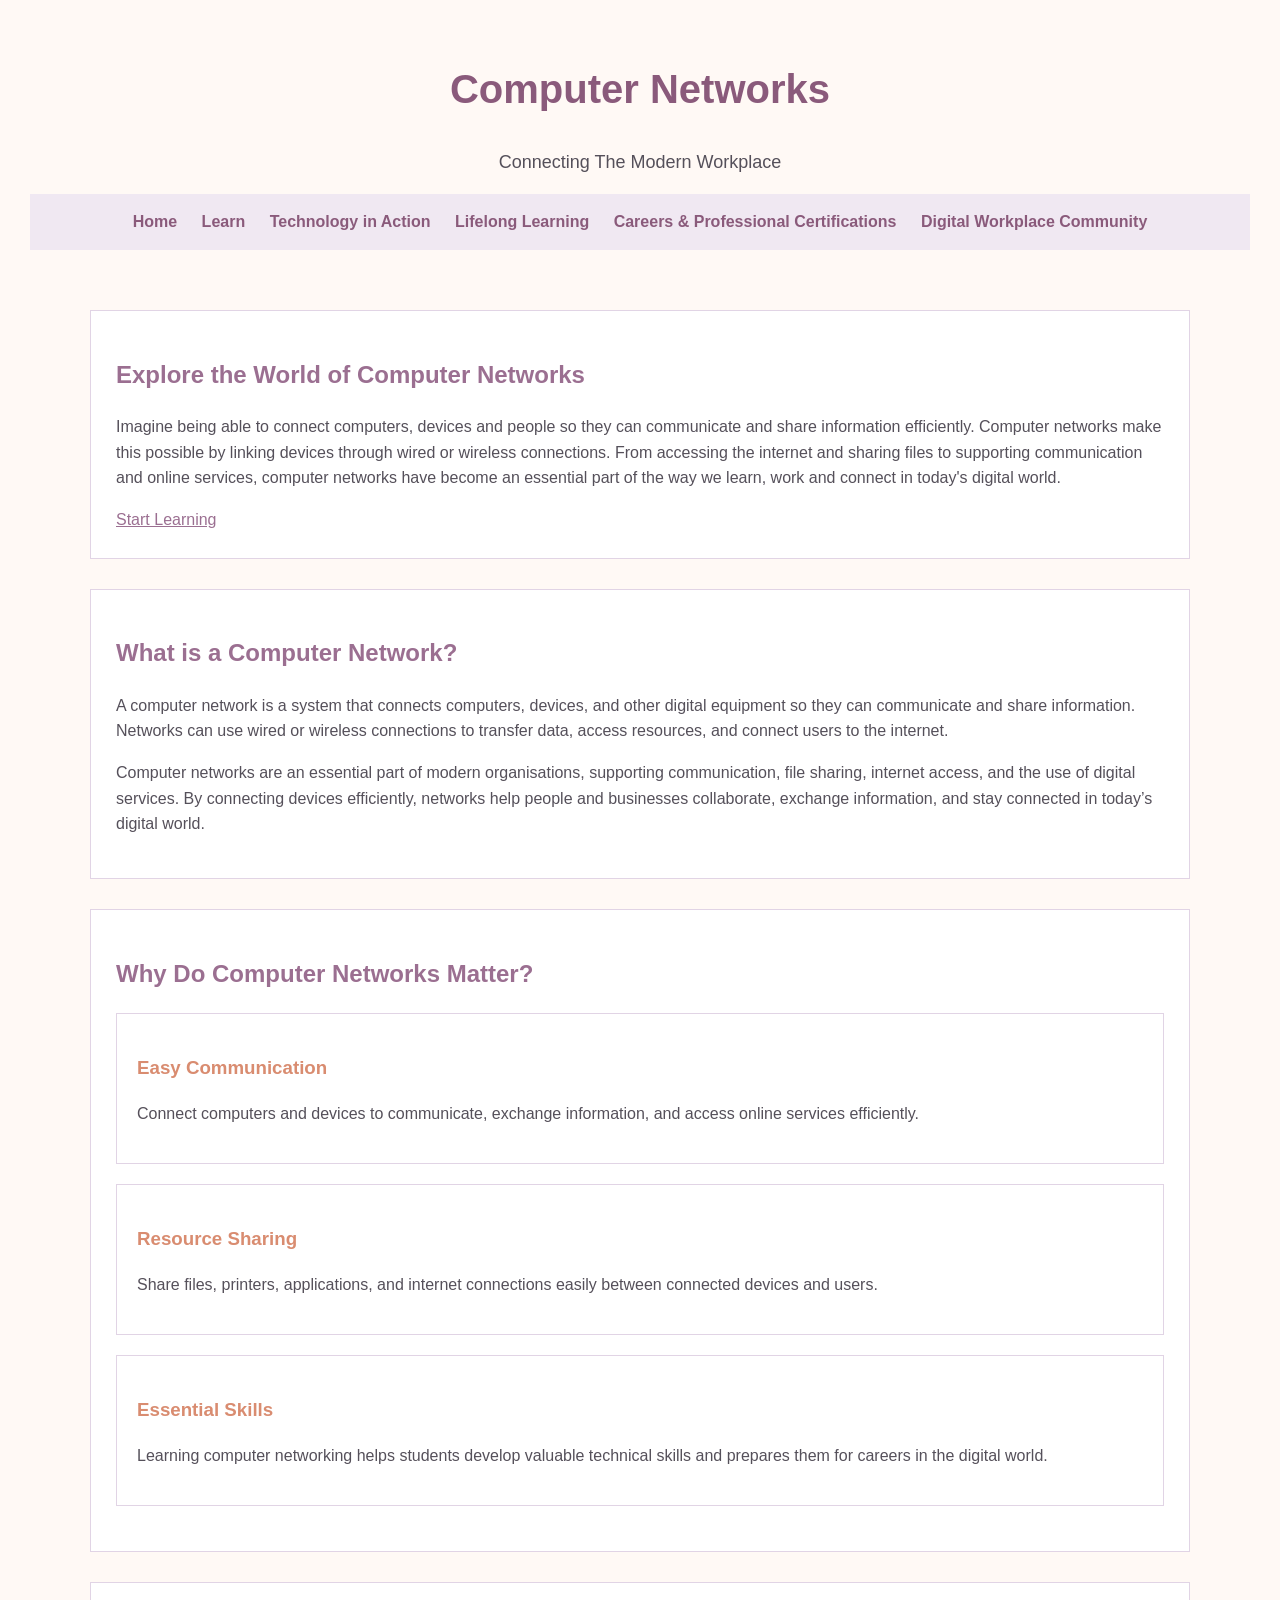
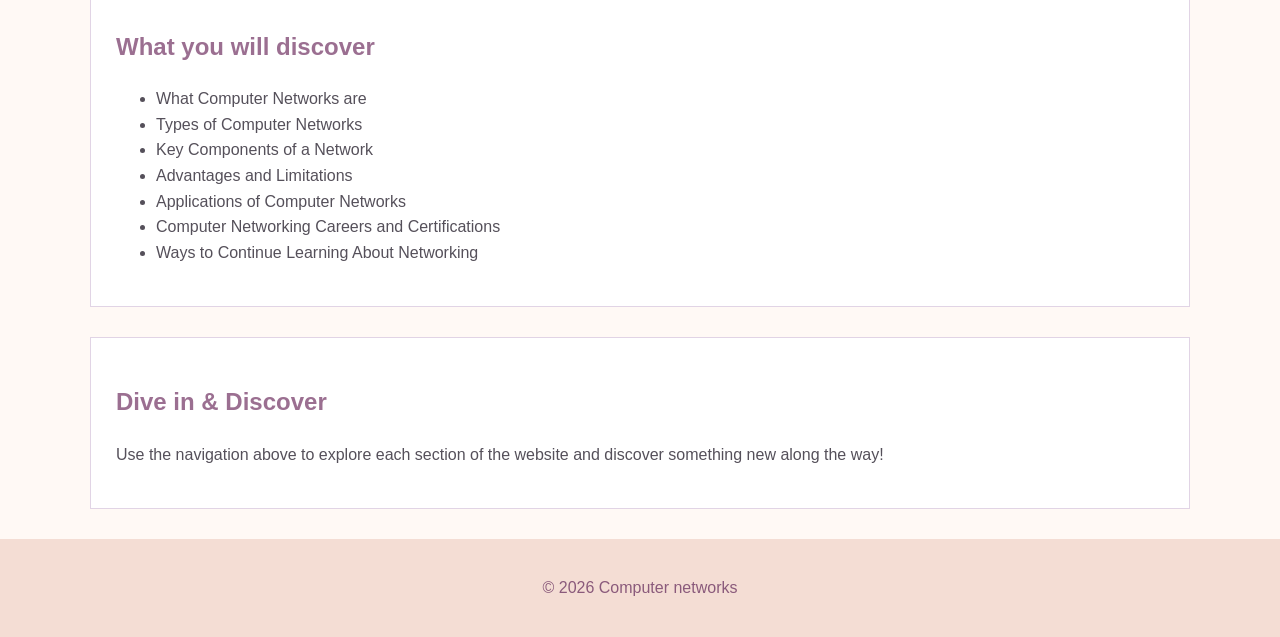
<file: index.html>
<!DOCTYPE html>
<html lang="en">

<head>
    <meta name="viewport" content="width=device-width, initial-scale=1.0">

    <link rel="stylesheet" href="style.css">
</head>

<body>

    <!-- Main Title -->
    <header>
        <h1>Computer Networks</h1>
        <p>Connecting The Modern Workplace</p>


        <!-- Navigation links-->
         <nav>
            <a href="index.html">Home</a>
            <a href="learn.html">Learn</a>
            <a href="action.html">Technology in Action</a>
            <a href="learning.html">Lifelong Learning</a>
            <a href="careers.html">Careers & Professional Certifications</a>
            <a href="community.html">Digital Workplace Community</a>
        </nav>
    </header>

<main>

    <section>
        <h2>Explore the World of Computer Networks</h2>

        <p>
            Imagine being able to connect computers, devices and people so they can
            communicate and share information efficiently. Computer networks make this
            possible by linking devices through wired or wireless connections. From
            accessing the internet and sharing files to supporting communication and
            online services, computer networks have become an essential part of the way
            we learn, work and connect in today's digital world.
        </p>

        <a href="learn.html">Start Learning</a>
    </section>

    <section>
        <h2>What is a Computer Network?</h2>
        <p>
            A computer network is a system that connects computers, devices, and other
            digital equipment so they can communicate and share information. Networks
            can use wired or wireless connections to transfer data, access resources,
            and connect users to the internet.
        </p>
        <p>
           Computer networks are an essential part of modern organisations, supporting
           communication, file sharing, internet access, and the use of digital services.
           By connecting devices efficiently, networks help people and businesses
           collaborate, exchange information, and stay connected in today’s digital world.
        </p>
    </section>

    <section>
        <h2>Why Do Computer Networks Matter?</h2>
        <article>
            <h3>Easy Communication</h3>
            <p>
                Connect computers and devices to communicate, exchange information,
                and access online services efficiently.
            </p>
        </article>

        <article>
            <h3>Resource Sharing</h3>
            <p>
                 Share files, printers, applications, and internet connections easily
                 between connected devices and users.
            </p>
        </article>

        <article>
            <h3>Essential Skills</h3>
             <p>
                 Learning computer networking helps students develop valuable technical
                 skills and prepares them for careers in the digital world.
             </p>
        </article>
    </section>

    <section>
        <h2>What you will discover</h2>
        
        <ul>
            <li>What Computer Networks are</li>
            <li>Types of Computer Networks</li>
            <li>Key Components of a Network</li>
            <li>Advantages and Limitations</li>
            <li>Applications of Computer Networks</li>
            <li>Computer Networking Careers and Certifications</li>
            <li>Ways to Continue Learning About Networking</li>
        </ul>
    </section>

    <section>
        <h2>Dive in & Discover</h2>

        <P>
            Use the navigation above to explore each section of the website and discover
            something new along the way!
        </P>
    </section>

</main>

<footer>
    <p>&copy; 2026 Computer networks</p>
</footer>

</body>
</html>
</file>
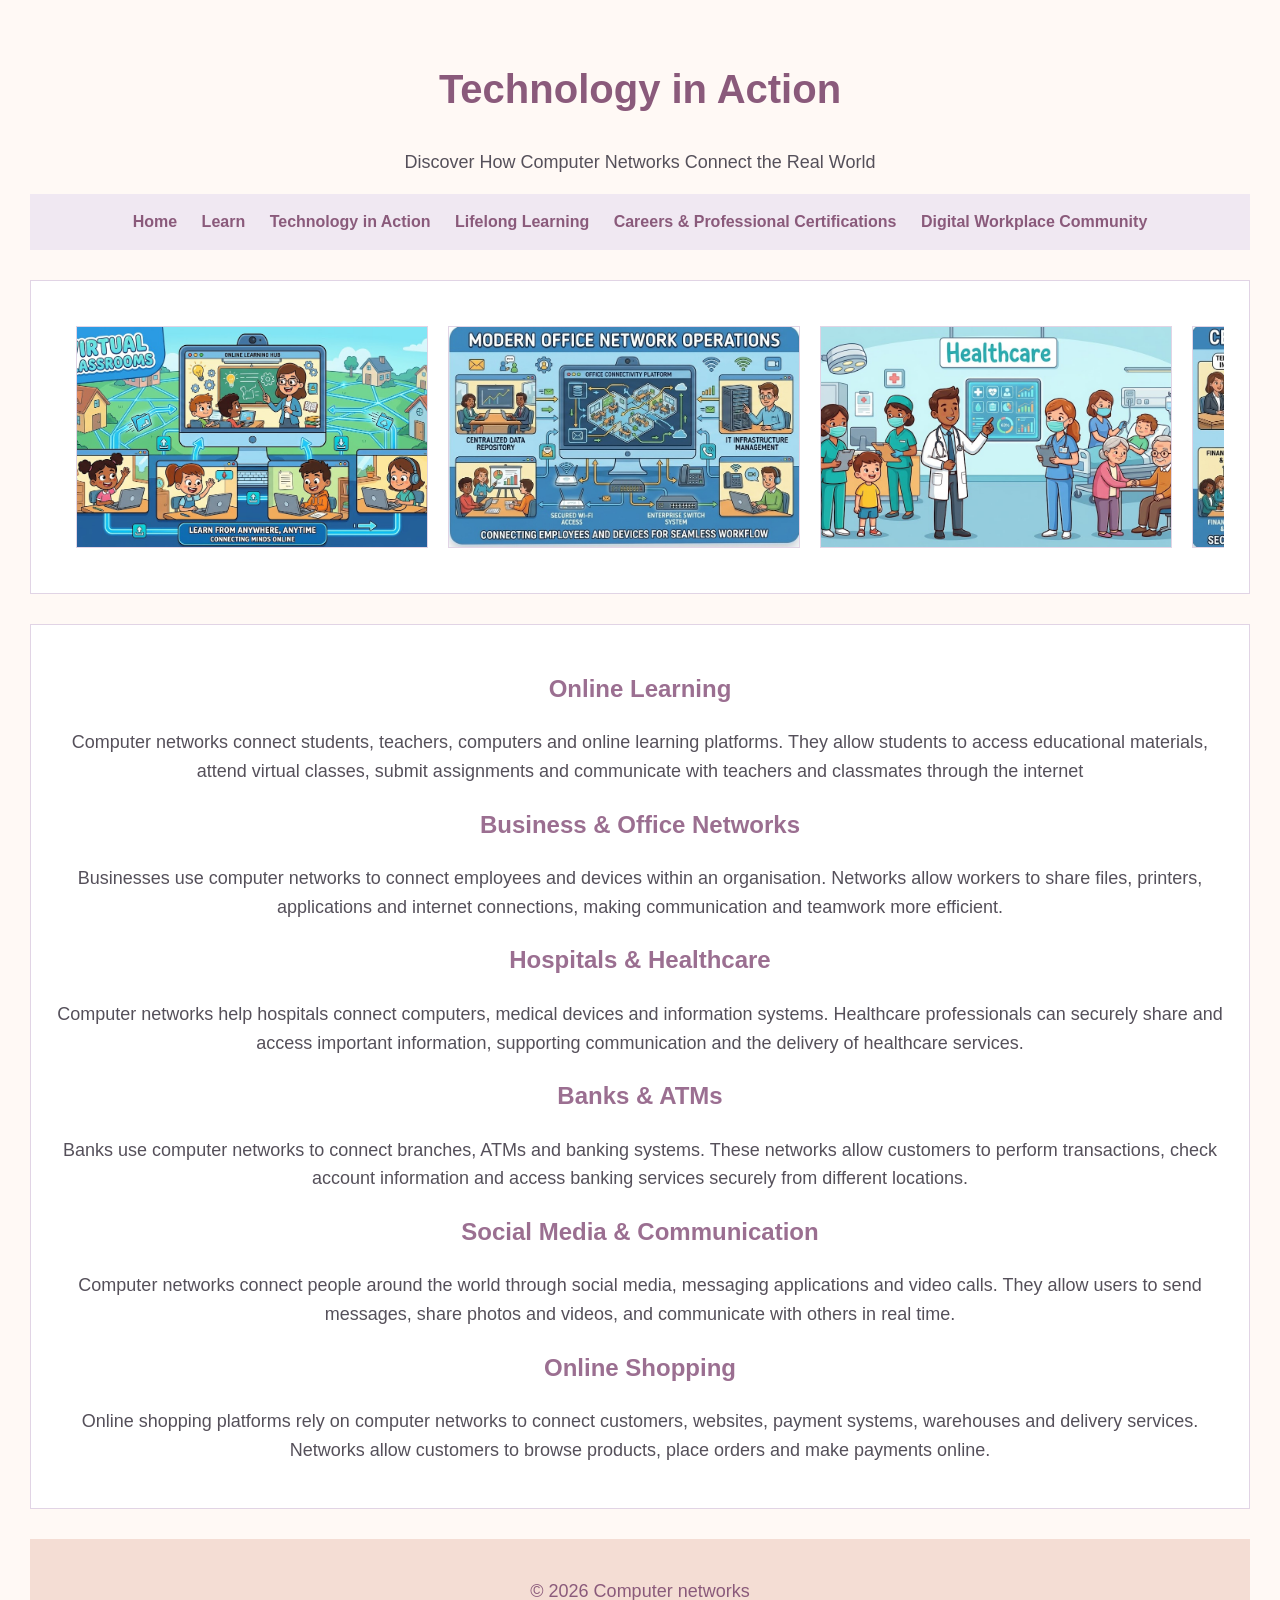
<file: action.html>
<!DOCTYPE html>
<html lang="en">

<head>
   <meta charset="UTF-8">
    <meta name="viewport" content="width=device-width, initial-scale=1.0">

    <link rel="stylesheet" href="style.css">
</head>

 <body>

    <!-- Header -->
    <header>
    <h1>Technology in Action</h1>
    <p>Discover How Computer Networks Connect the Real World</p>


 <!-- Navigation links-->
         <nav>
            <a href="index.html">Home</a>
            <a href="learn.html">Learn</a>
            <a href="action.html">Technology in Action</a>
            <a href="learning.html">Lifelong Learning</a>
            <a href="careers.html">Careers & Professional Certifications</a>
            <a href="community.html">Digital Workplace Community</a>
        </nav>

<section>
<div class="cloud-slider">

    <div class="slide-card">
        <img src="online-learning.jpg"
             alt="Online learning">
    </div>

    <div class="slide-card">
        <img src="business.jpg"
             alt="Business collaboration">
    </div>

     <div class="slide-card">
        <img src="healthcare.jpg"
             alt="Cloud computing in healthcare">
    </div>

    <div class="slide-card">
        <img src="bank.jpg"
             alt="bank and atm">
    </div>

    <div class="slide-card">
        <img src="social media.jpg"
             alt="Social Media & Communication">
    </div>

    <div class="slide-card">
        <img src="online-shopping.jpg"
             alt="online shopping">
    </div>
</div>
</section>

<section class="application-section">

<h2>Online Learning</h2>

<p>
    Computer networks connect students, teachers, computers and online learning 
    platforms. They allow students to access educational materials, attend virtual
    classes, submit assignments and communicate with teachers and classmates through
    the internet
</p>

<h2>Business & Office Networks</h2>

<p> 
    Businesses use computer networks to connect employees and devices within an organisation. 
    Networks allow workers to share files, printers, applications and internet connections, making 
    communication and teamwork more efficient. 
</p>

<h2>Hospitals & Healthcare</h2>

<p> 
    Computer networks help hospitals connect computers, medical devices and information systems.
    Healthcare professionals can securely share and access important information, supporting 
    communication and the delivery of healthcare services. 
</p>

<h2>Banks & ATMs</h2>

<p> 
    Banks use computer networks to connect branches, ATMs and banking systems. These networks
    allow customers to perform transactions, check account information and access banking services
    securely from different locations.
</p>

<h2>Social Media & Communication</h2>

<p>
    Computer networks connect people around the world through social media, messaging applications 
    and video calls. They allow users to send messages, share photos and videos, and communicate with 
    others in real time. 
</p>

<h2>Online Shopping</h2>

<p> 
    Online shopping platforms rely on computer networks to connect customers, websites, payment systems,
     warehouses and delivery services. Networks allow customers to browse products, place orders and make payments online. 
</p>
</section>

<footer>
    <p>&copy; 2026 Computer networks</p>
</footer>
</file>
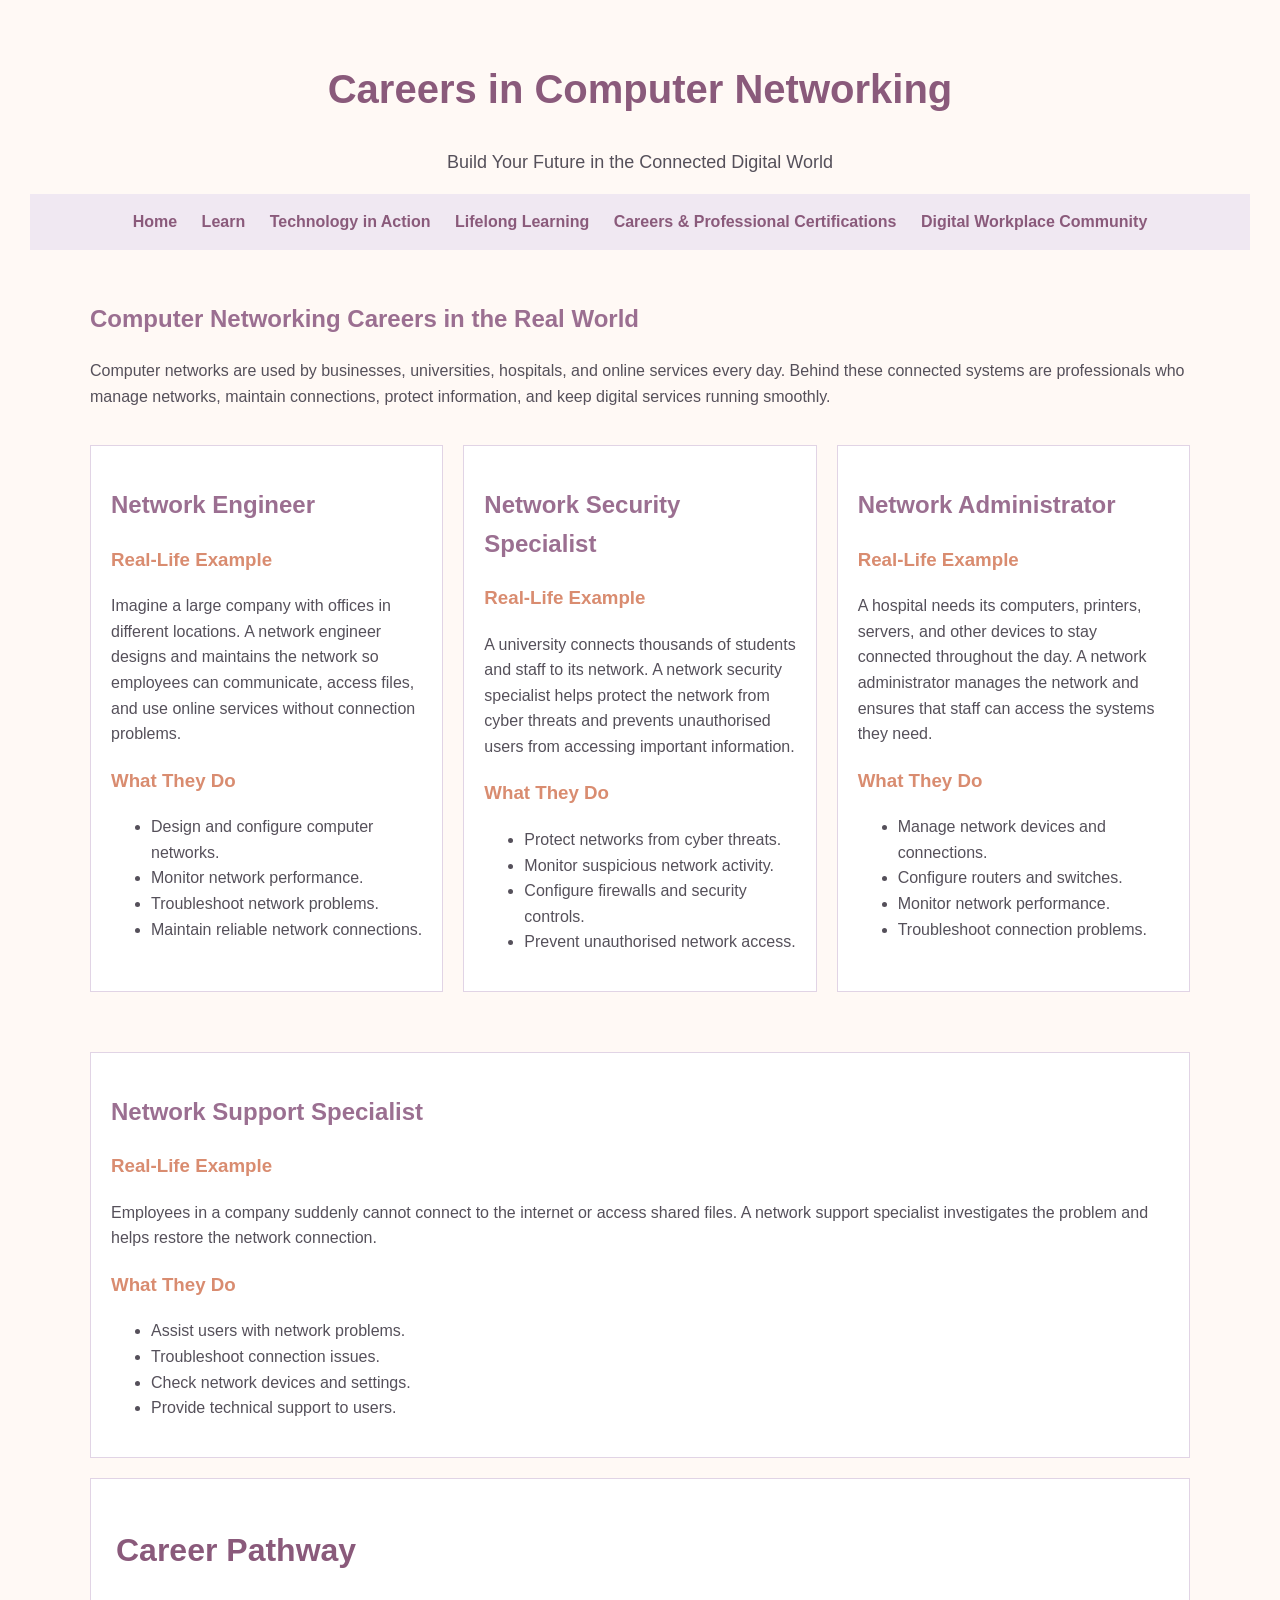
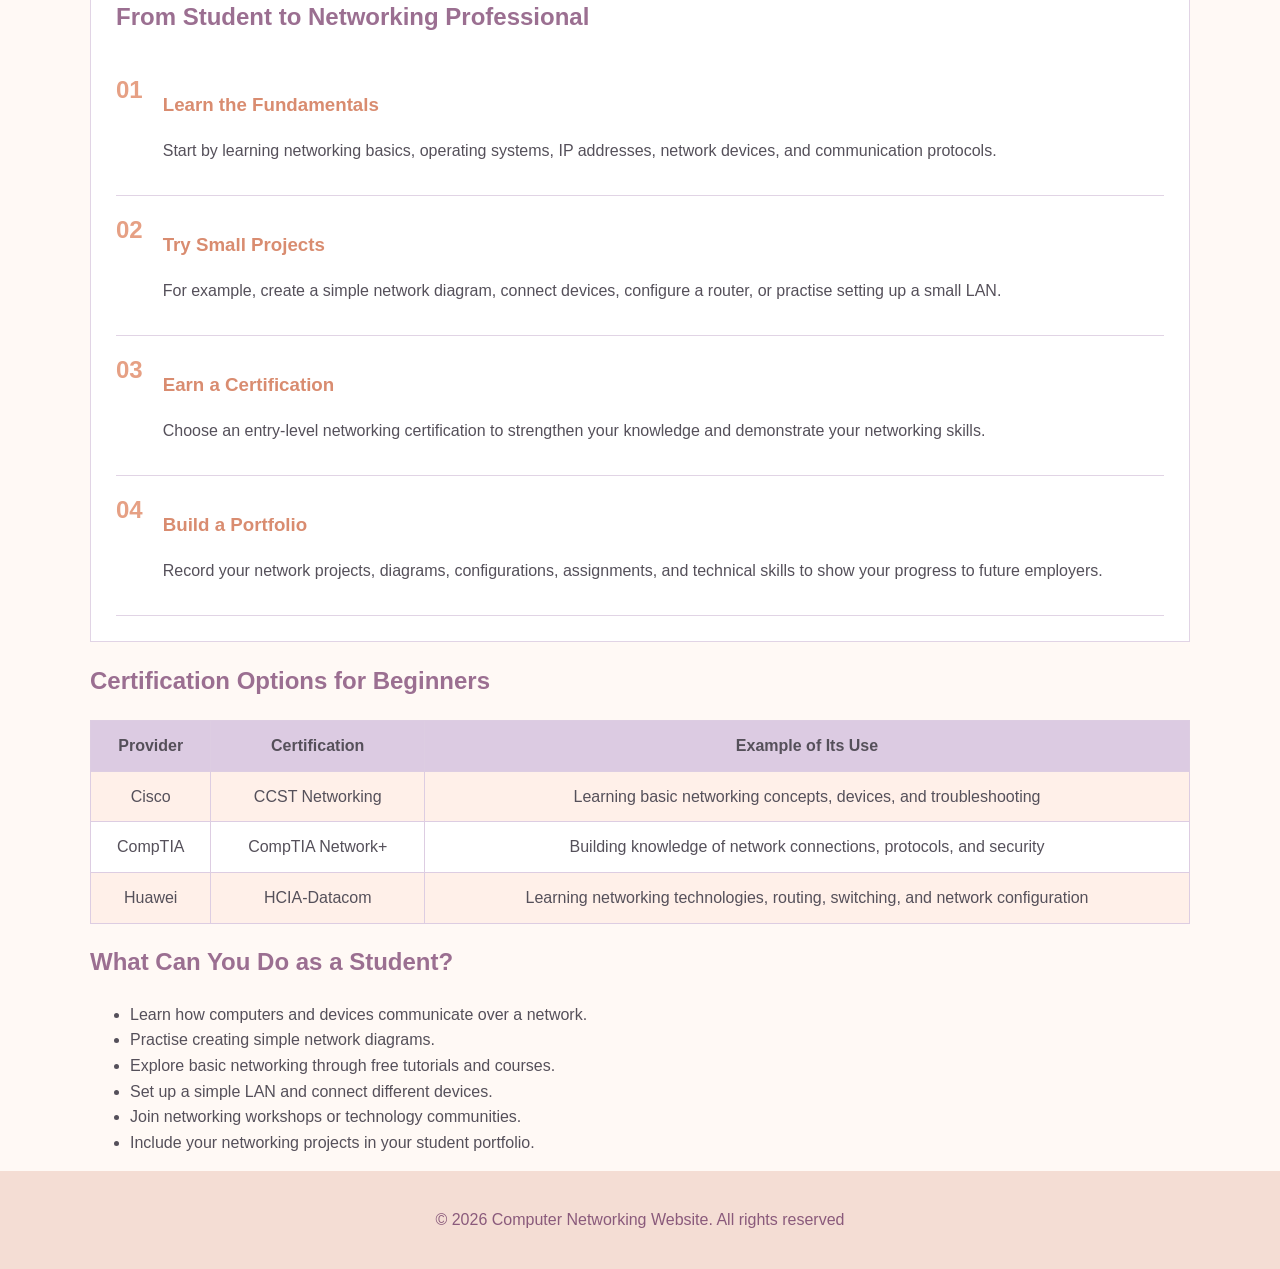
<file: careers.html>
<!DOCTYPE html>
<html lang="en">

<head>
    <meta name="viewport" content="width=device-width, initial-scale=1.0">

    <link rel="stylesheet" href="style.css">
</head>

<body>
<header>
    <h1>Careers in Computer Networking</h1>
    <p>Build Your Future in the Connected Digital World</p>

    <nav>
        <a href="index.html">Home</a>
        <a href="learn.html">Learn</a>
        <a href="action.html">Technology in Action</a>
        <a href="learning.html">Lifelong Learning</a>
        <a href="careers.html">Careers & Professional Certifications</a>
        <a href="community.html">Digital Workplace Community</a>
    </nav>
</header>

<main>

    <div class="career-intro">
        <h2>Computer Networking Careers in the Real World</h2>

<p>
    Computer networks are used by businesses, universities, hospitals, and online
    services every day. Behind these connected systems are professionals who manage
    networks, maintain connections, protect information, and keep digital services
    running smoothly.
</p>
    </div>

    <div class="career-cards">

        <article class="career-card">
    <h2>Network Engineer</h2>

    <h3>Real-Life Example</h3>

    <p>
        Imagine a large company with offices in different locations. A network
        engineer designs and maintains the network so employees can communicate,
        access files, and use online services without connection problems.
    </p>

    <h3>What They Do</h3>

    <ul>
        <li>Design and configure computer networks.</li>
        <li>Monitor network performance.</li>
        <li>Troubleshoot network problems.</li>
        <li>Maintain reliable network connections.</li>
    </ul>
        </article>

        <article class="career-card">
    <h2>Network Security Specialist</h2>

    <h3>Real-Life Example</h3>

    <p>
        A university connects thousands of students and staff to its network.
        A network security specialist helps protect the network from cyber threats
        and prevents unauthorised users from accessing important information.
    </p>

    <h3>What They Do</h3>

    <ul>
        <li>Protect networks from cyber threats.</li>
        <li>Monitor suspicious network activity.</li>
        <li>Configure firewalls and security controls.</li>
        <li>Prevent unauthorised network access.</li>
    </ul>
        </article>

        <article class="career-card">
    <h2>Network Administrator</h2>
    <h3>Real-Life Example</h3>

    <p>
        A hospital needs its computers, printers, servers, and other devices to
        stay connected throughout the day. A network administrator manages the
        network and ensures that staff can access the systems they need.
    </p>

    <h3>What They Do</h3>

    <ul>
        <li>Manage network devices and connections.</li>
        <li>Configure routers and switches.</li>
        <li>Monitor network performance.</li>
        <li>Troubleshoot connection problems.</li>
    </ul>
        </article>

        <article class="career-card">
    <h2>Network Support Specialist</h2>
    <h3>Real-Life Example</h3>

    <p>
        Employees in a company suddenly cannot connect to the internet or access
        shared files. A network support specialist investigates the problem and
        helps restore the network connection.
    </p>

    <h3>What They Do</h3>

    <ul>
        <li>Assist users with network problems.</li>
        <li>Troubleshoot connection issues.</li>
        <li>Check network devices and settings.</li>
        <li>Provide technical support to users.</li>
    </ul>
        </article>

    </div>

    <div class="career-pathway">
        <h1>Career Pathway</h1>

        <h2>From Student to Networking Professional</h2>

        <div class="pathway-step">
            <span>01</span>

            <div>
                <h3>Learn the Fundamentals</h3>
            <p>
                Start by learning networking basics, operating systems, IP
                addresses, network devices, and communication protocols.
            </p>
            </div>
        </div>

        <div class="pathway-step">
            <span>02</span>

            <div>
                <h3>Try Small Projects</h3>
            <p>
                For example, create a simple network diagram, connect devices,
                configure a router, or practise setting up a small LAN.
            </p>
            </div>
        </div>

        <div class="pathway-step">
            <span>03</span>

            <div>
                <h3>Earn a Certification</h3>
            <p>
                Choose an entry-level networking certification to strengthen
                your knowledge and demonstrate your networking skills.
            </p>
            </div>
        </div>

        <div class="pathway-step">
            <span>04</span>

            <div>
                <h3>Build a Portfolio</h3>
            <p>
                Record your network projects, diagrams, configurations,
                assignments, and technical skills to show your progress
                to future employers.
            </p>
            </div>
        </div>

    </div>

    <div class="certification-area">

        <h2>Certification Options for Beginners</h2>

        <table>
            <tr>
                <th>Provider</th>
                <th>Certification</th>
                <th>Example of Its Use</th>
            </tr>

            <tr>
                <td>Cisco</td>
                <td>CCST Networking</td>
                <td>Learning basic networking concepts, devices, and troubleshooting</td>
            </tr>

            <tr>
                <td>CompTIA</td>
                <td>CompTIA Network+</td>
                <td>Building knowledge of network connections, protocols, and security</td>
            </tr>

            <tr>
                <td>Huawei</td>
                <td>HCIA-Datacom</td>
                <td>Learning networking technologies, routing, switching, and network configuration</td>
            </tr>
        </table>

    </div>

    <div class="career-checklist">

        <h2>What Can You Do as a Student?</h2>

        <ul>
            <li>Learn how computers and devices communicate over a network.</li>
            <li>Practise creating simple network diagrams.</li>
            <li>Explore basic networking through free tutorials and courses.</li>
            <li>Set up a simple LAN and connect different devices.</li>
            <li>Join networking workshops or technology communities.</li>
            <li>Include your networking projects in your student portfolio.</li>
        </ul>

    </div>

</main>

<footer>
    <p>&copy; 2026 Computer Networking Website. All rights reserved</p>
</footer>
</file>
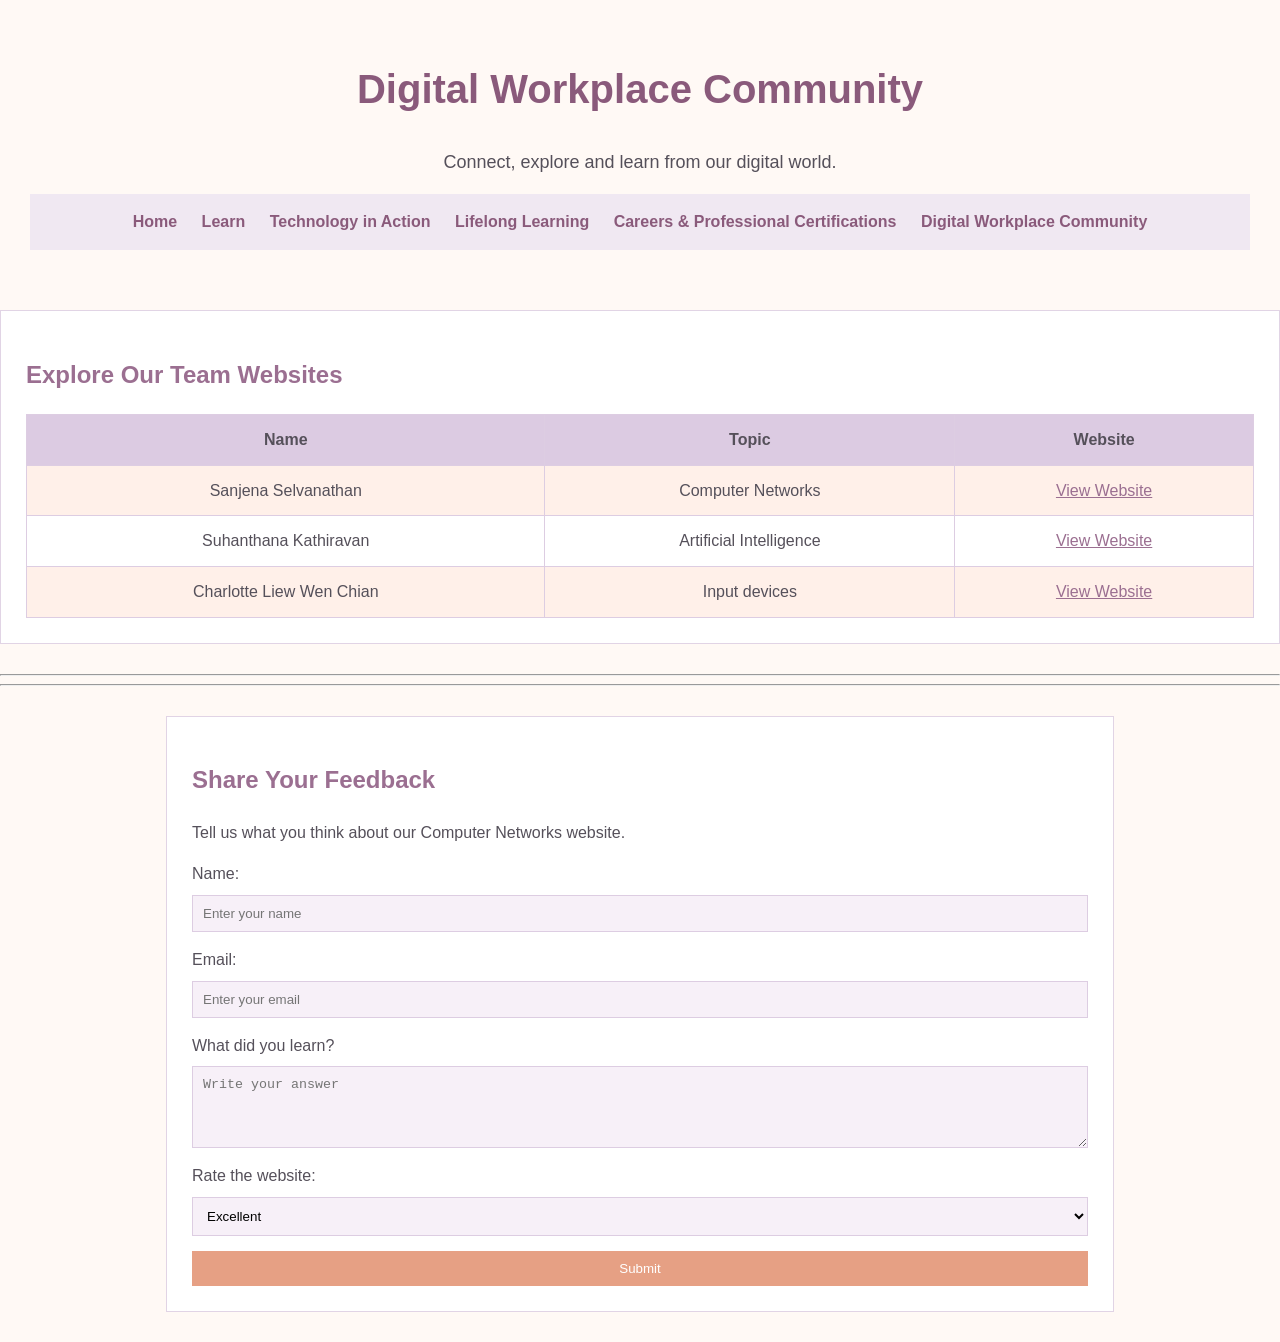
<file: community.html>
<!DOCTYPE html>
<html lang="en">

<head>
    <meta name="viewport" content="width=device-width, initial-scale=1.0">

    <link rel="stylesheet" href="style.css">
</head>

<body>

    <!-- Main Title -->
    <header>
        <h1>Digital Workplace Community</h1>
        <p>Connect, explore and learn from our digital world.</p>


        <!-- Navigation links-->
         <nav>
            <a href="index.html">Home</a>
            <a href="learn.html">Learn</a>
            <a href="action.html">Technology in Action</a>
            <a href="learning.html">Lifelong Learning</a>
            <a href="careers.html">Careers & Professional Certifications</a>
            <a href="community.html">Digital Workplace Community</a>
        </nav>
    </header>

<!-- Team Website Links -->
<section class="team-links">

    <h2>Explore Our Team Websites</h2>

    <table>
        <tr>
            <th>Name</th>
            <th>Topic</th>
            <th>Website</th>
        </tr>

        <tr>
            <td>Sanjena Selvanathan</td>
            <td>Computer Networks</td>
            <td>
                <a href="https://sanjenaselvanathan.github.io/Computer-Networks-Website/" target="_blank">
                    View Website
                </a>
            </td>
        </tr>

        <tr>
            <td>Suhanthana Kathiravan</td>
            <td>Artificial Intelligence</td>
            <td>
                <a href="https://suhanthanavani-bit.github.io/Suhanthana---website/" target="_blank">
                    View Website
                </a>
            </td>
        </tr>

        <tr>
            <td>Charlotte Liew Wen Chian</td>
            <td>Input devices</td>
            <td>
                <a href="https://charlotte262fc262z8.netlify.app/" target="_blank">
                    View Website
                </a>
            </td>
        </tr>

    </table>

</section>

<hr>


<!-- Horizontal Line -->
<hr>


<!-- Feedback Form -->
<section class="feedback-box">

    <h2>Share Your Feedback</h2>

    <p>Tell us what you think about our Computer Networks website.</p>

    <form>

        <label>Name:</label>
        <input type="text" placeholder="Enter your name">

        <label>Email:</label>
        <input type="email" placeholder="Enter your email">

        <label>What did you learn?</label>
        <textarea rows="4" placeholder="Write your answer"></textarea>

        <label>Rate the website:</label>
        <select>
            <option>Excellent</option>
            <option>Good</option>
            <option>Okay</option>
        </select>

        <button type="submit">Submit</button>

    </form>

</section>
</file>
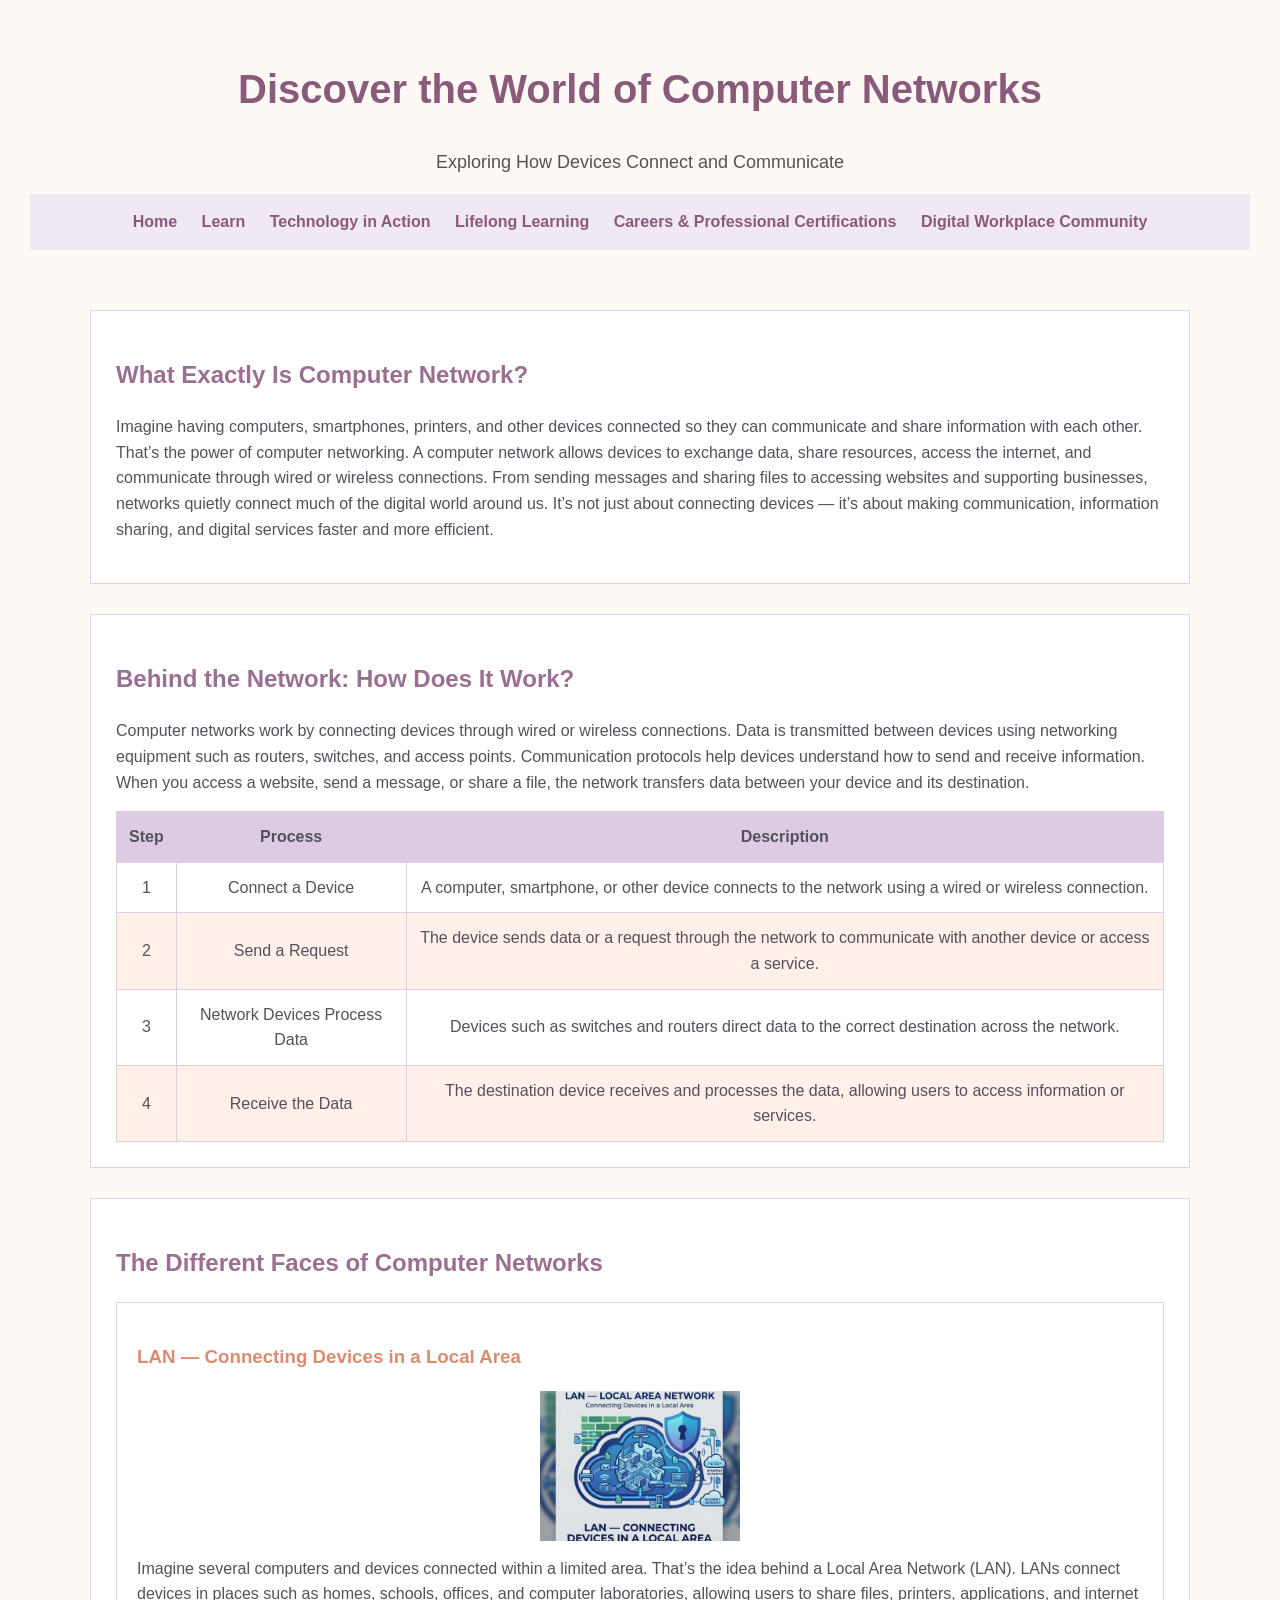
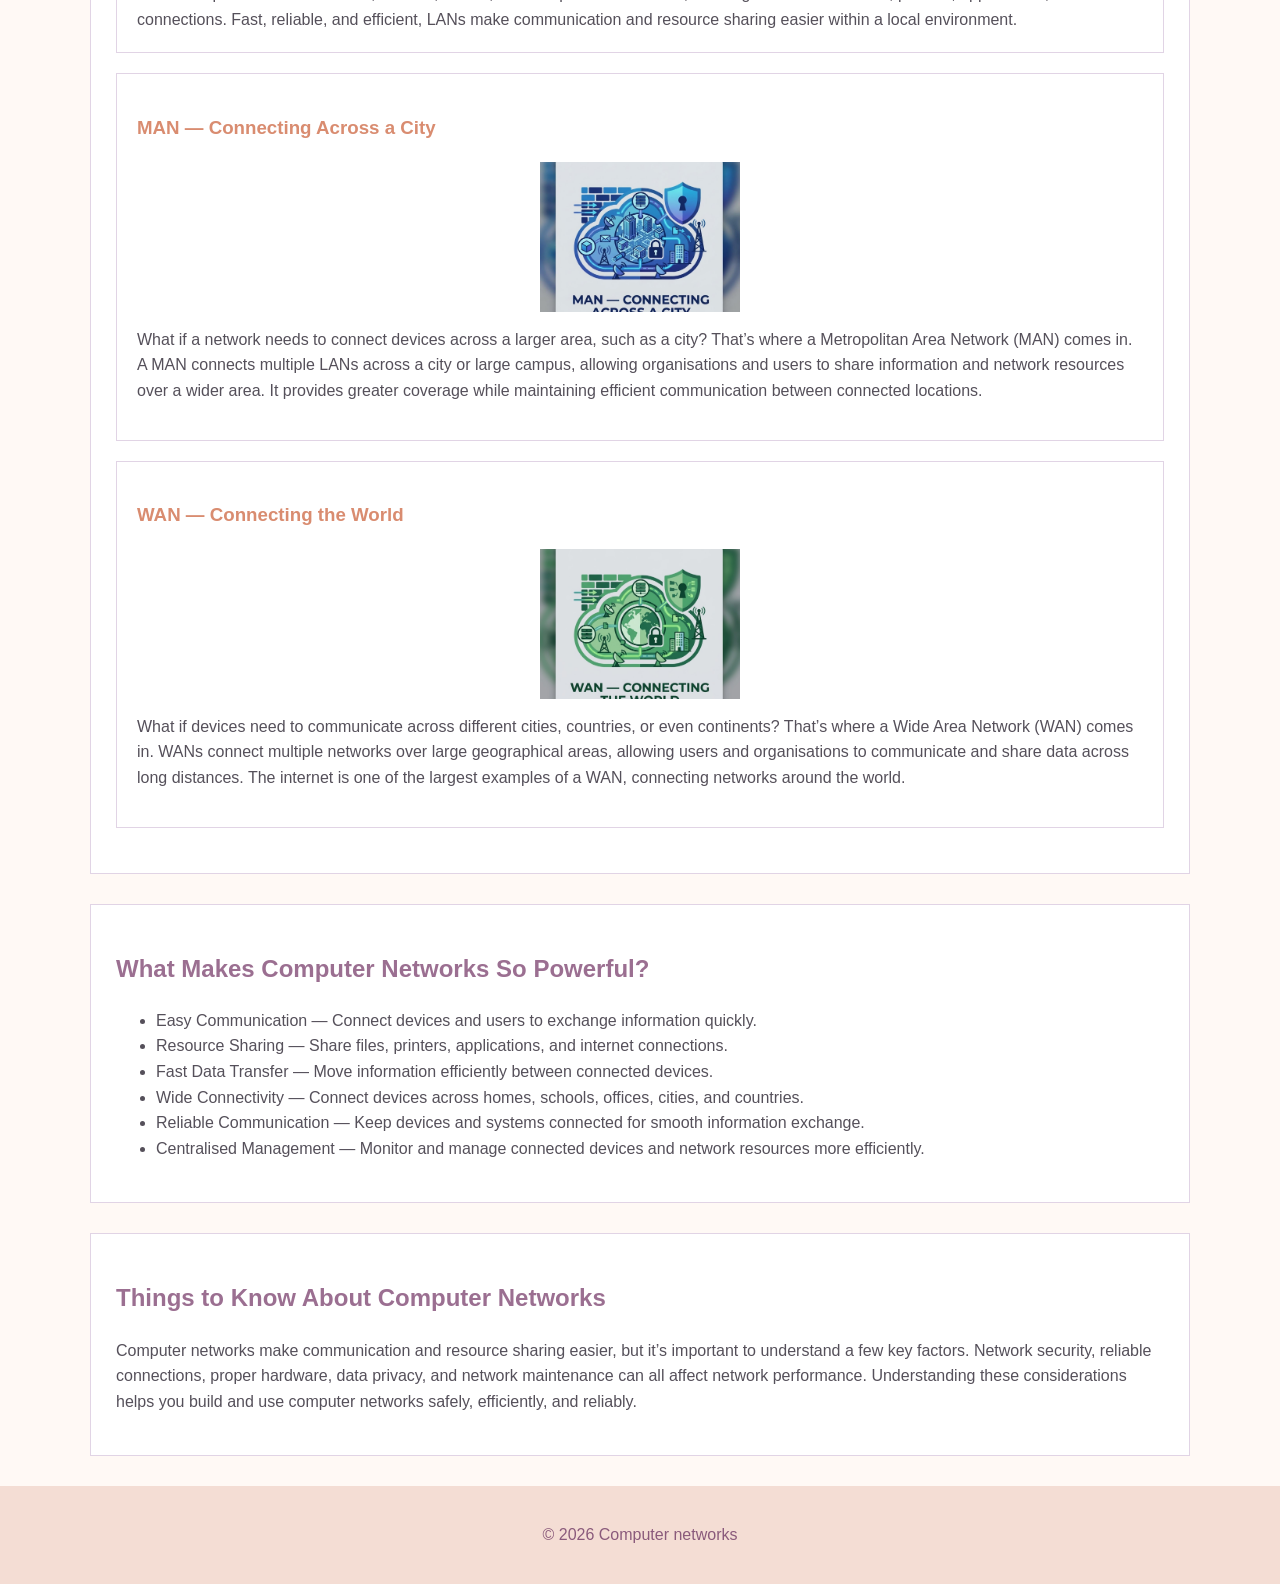
<file: learn.html>
<!DOCTYPE html>
<html lang="en"

<head>
    <meta charset="UTF-8">
    <meta name="viewport" content="width=device-width, initial-scale=1.0">

    <link rel="stylesheet" href="style.css">
</head>

<body>

    <header>
        <h1>Discover the World of Computer Networks</h1>
        <p>Exploring How Devices Connect and Communicate</p>

        <nav>
            <a href="index.html">Home</a>
            <a href="learn.html">Learn</a>
            <a href="action.html">Technology in Action</a>
            <a href="learning.html">Lifelong Learning</a>
            <a href="careers.html">Careers & Professional Certifications</a>
            <a href="community.html">Digital Workplace Community</a>
        </nav>
</header>

<main>

    <section>
        <h2>What Exactly Is Computer Network?</h2>

        <p>
            Imagine having computers, smartphones, printers, and other devices connected
            so they can communicate and share information with each other. That’s the
            power of computer networking. A computer network allows devices to exchange
            data, share resources, access the internet, and communicate through wired or
            wireless connections. From sending messages and sharing files to accessing
            websites and supporting businesses, networks quietly connect much of the
            digital world around us. It’s not just about connecting devices — it’s about
            making communication, information sharing, and digital services faster and
            more efficient.
        </p>
    </section>

    <section>
        <h2>Behind the Network: How Does It Work?</h2>

        <p>
            Computer networks work by connecting devices through wired or wireless
            connections. Data is transmitted between devices using networking equipment
            such as routers, switches, and access points. Communication protocols help
            devices understand how to send and receive information. When you access a
            website, send a message, or share a file, the network transfers data between
            your device and its destination.
        </p>

        <table>
    <thead>
        <tr>
            <th>Step</th>
            <th>Process</th>
            <th>Description</th>
        </tr>
    </thead>

    <tbody>
        <tr>
            <td>1</td>
            <td>Connect a Device</td>
            <td>
                 A computer, smartphone, or other device connects to
                 the network using a wired or wireless connection.
        </td>
        </tr>

        <tr>
            <td>2</td>
            <td>Send a Request</td>
            <td>
                The device sends data or a request through the network
                to communicate with another device or access a service.
            </td>
        </tr>

        <tr>
            <td>3</td>
            <td>Network Devices Process Data</td>
            <td>
                Devices such as switches and routers direct data to
                the correct destination across the network.
            </td>
        </tr>

        <tr>
            <td>4</td>
            <td>Receive the Data</td>
            <td>
                  The destination device receives and processes the data,
                  allowing users to access information or services.
            </td>
        </tr>
    </tbody>
</table>
</section>



    <section>
        <h2>The Different Faces of Computer Networks</h2>

        <article>
            <h3>LAN — Connecting Devices in a Local Area</h3>
            <img src="LAN.jpg"
        
            <p>
                Imagine several computers and devices connected within a limited area.
                That’s the idea behind a Local Area Network (LAN). LANs connect devices
                in places such as homes, schools, offices, and computer laboratories,
                allowing users to share files, printers, applications, and internet
                connections. Fast, reliable, and efficient, LANs make communication
                and resource sharing easier within a local environment.
        </article>

        <article>
            <h3>MAN — Connecting Across a City</h3>
            <img src="MAN.jpg"

            <p>
                 What if a network needs to connect devices across a larger area, such as
                 a city? That’s where a Metropolitan Area Network (MAN) comes in. A MAN
                 connects multiple LANs across a city or large campus, allowing
                 organisations and users to share information and network resources over
                 a wider area. It provides greater coverage while maintaining efficient
                 communication between connected locations.
            </p>
        </article>

        <article>
            <h3>WAN — Connecting the World</h3>
            <img src="WAN.jpg"
            <p>
                 What if devices need to communicate across different cities, countries,
                 or even continents? That’s where a Wide Area Network (WAN) comes in.
                 WANs connect multiple networks over large geographical areas, allowing
                 users and organisations to communicate and share data across long
                 distances. The internet is one of the largest examples of a WAN,
                 connecting networks around the world.
            </p>
        </article>
    </section>

    <section>
        <h2>What Makes Computer Networks So Powerful?</h2>

        <ul>
            <li>Easy Communication — Connect devices and users to exchange information quickly.</li>
            <li>Resource Sharing — Share files, printers, applications, and internet connections.</li>
            <li>Fast Data Transfer — Move information efficiently between connected devices.</li>
            <li>Wide Connectivity — Connect devices across homes, schools, offices, cities, and countries.</li>
            <li>Reliable Communication — Keep devices and systems connected for smooth information exchange.</li>
            <li>Centralised Management — Monitor and manage connected devices and network resources more efficiently.</li>
        </ul>
    </section>

    <section>
        <h2>Things to Know About Computer Networks</h2>

        <p>
           Computer networks make communication and resource sharing easier, but it’s
           important to understand a few key factors. Network security, reliable
           connections, proper hardware, data privacy, and network maintenance can all
           affect network performance. Understanding these considerations helps you
           build and use computer networks safely, efficiently, and reliably.
        </p>
    </section>

</main>

<footer>
    <p>&copy; 2026 Computer networks</p>
</footer>
</file>
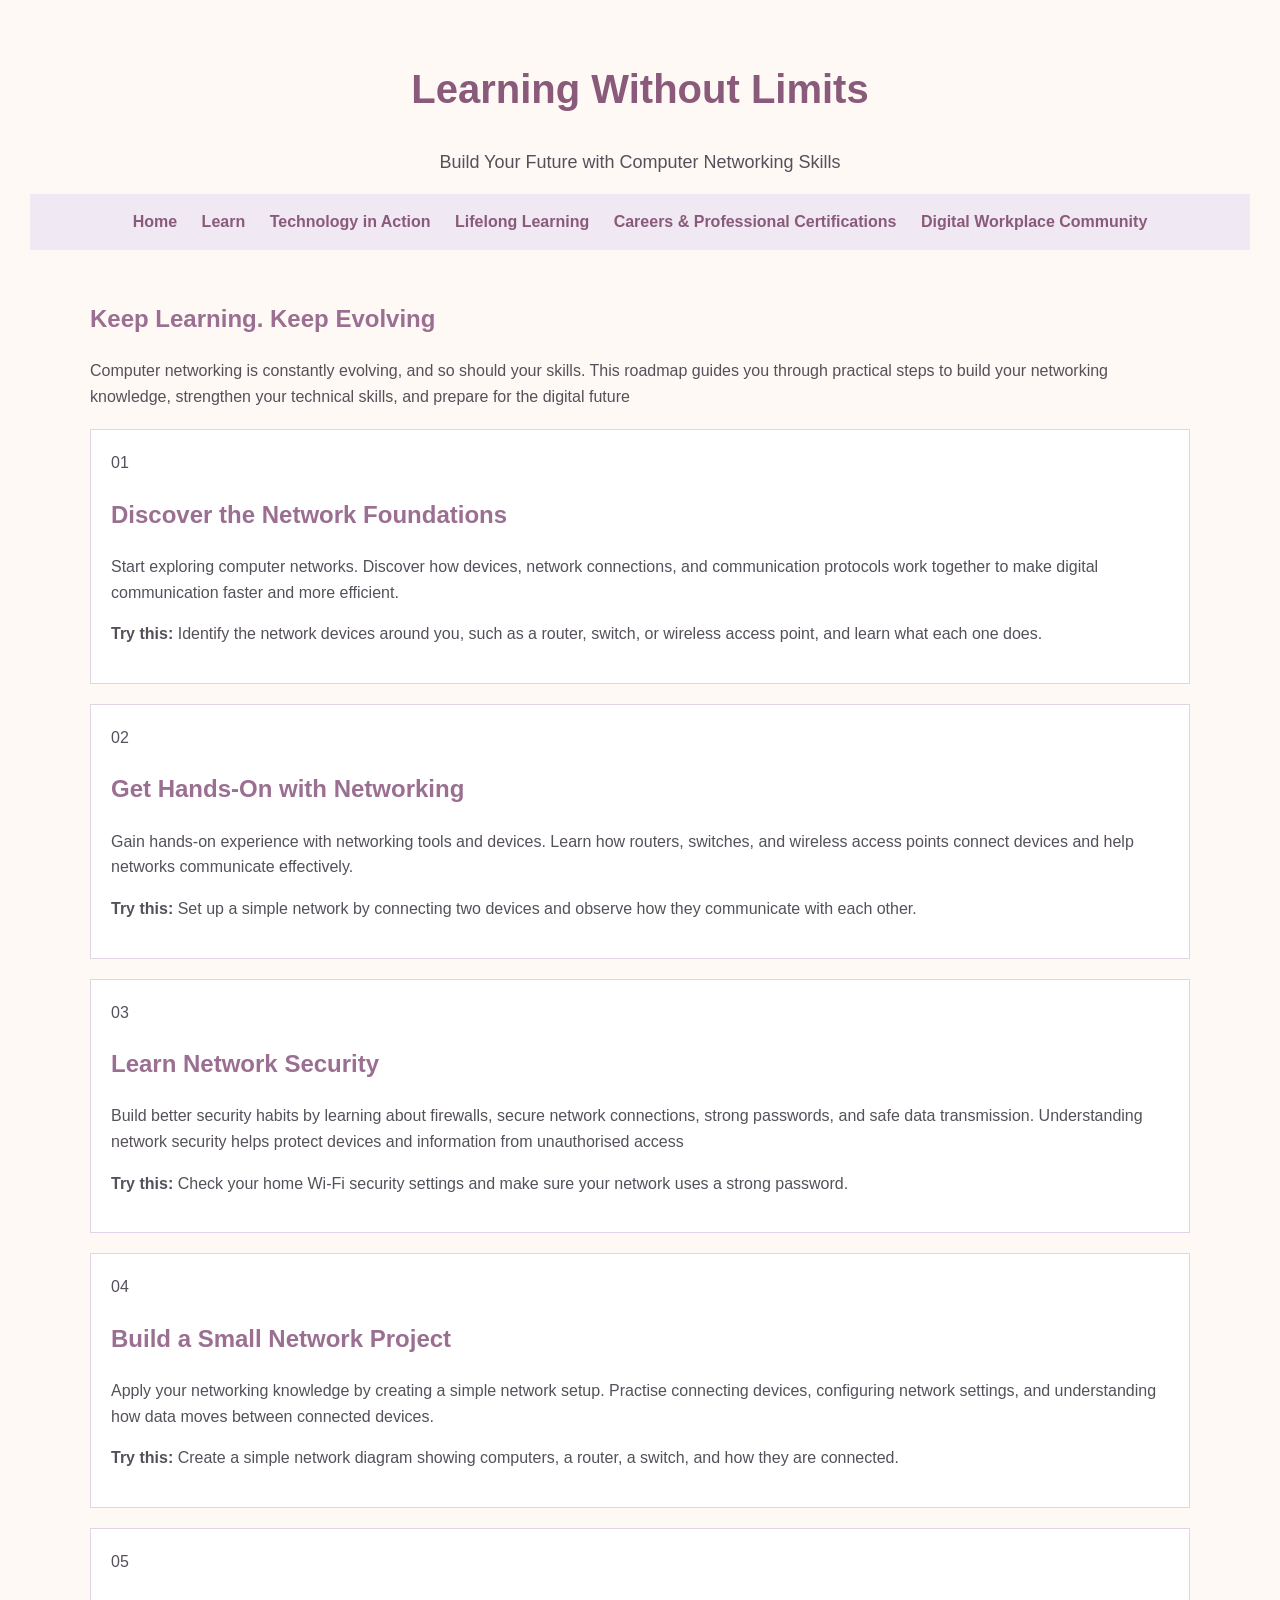
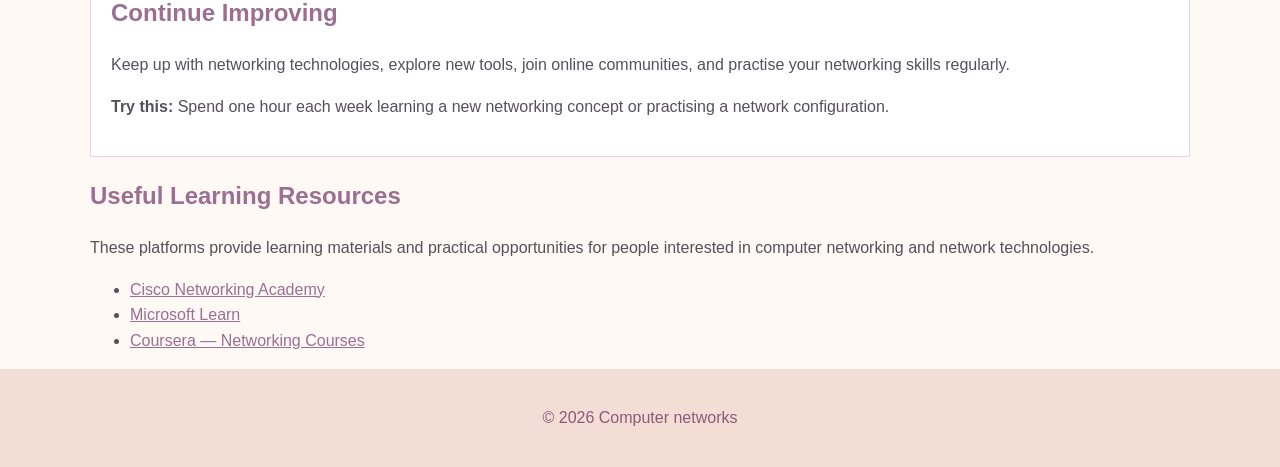
<file: learning.html>
<!DOCTYPE html>
<html lang="en">

<head>
     <meta charset="UTF-8">
    <meta name="viewport" content="width=device-width, initial-scale=1.0">

    <link rel="stylesheet" href="style.css">
</head>

<body>

    <!-- Header -->
<header>
    <h1>Learning Without Limits</h1>
    <p>Build Your Future with Computer Networking Skills</p>

    <!-- Navigation Bar -->
    <nav>
            <a href="index.html">Home</a>
            <a href="learn.html">Learn</a>
            <a href="action.html">Technology in Action</a>
            <a href="learning.html">Lifelong Learning</a>
            <a href="careers.html">Careers & Professional Certifications</a>
            <a href="community.html">Digital Workplace Community</a>
            </nav>
</header>

<main>

    <div class="learning-intro">
        <h2>Keep Learning. Keep Evolving</h2>

        <p>
           Computer networking is constantly evolving, and so should your skills. 
           This roadmap guides you through practical steps to build your networking
            knowledge, strengthen your technical skills, and prepare for the digital future
        </p>
    </div>

    <!-- Cloud Skills Roadmap -->
    <div class="learning-roadmap">

        <article class="roadmap-step">
            <span class="step-number">01</span>

            <div>
                <h2>Discover the Network Foundations</h2>

                <p>
                   Start exploring computer networks. Discover how devices, network connections, 
                   and communication protocols work together to make digital communication faster and more efficient.
                </p>

                <p class="learning-task">
                    <strong>Try this:</strong>
                    Identify the network devices around you, such as a router, switch, or wireless access point, and learn what each one does.
                </p>
            </div>
        </article>

        <article class="roadmap-step">
            <span class="step-number">02</span>

            <div>
                <h2>Get Hands-On with Networking</h2>

                <p>
                    Gain hands-on experience with networking tools and devices. Learn how routers, 
                    switches, and wireless access points connect devices and help networks communicate effectively.
                </p>

                <p class="learning-task">
                    <strong>Try this:</strong>
                    Set up a simple network by connecting two devices and observe how they communicate with each other.
                </p>
            </div>
        </article>

        <article class="roadmap-step">
            <span class="step-number">03</span>

            <div>
                <h2>Learn Network Security</h2>

                <p>
                    Build better security habits by learning about firewalls, secure network connections, 
                    strong passwords, and safe data transmission. Understanding network security helps protect
                    devices and information from unauthorised access
                </p>

                <p class="learning-task">
                    <strong>Try this:</strong>
                    Check your home Wi-Fi security settings and make sure your network uses a strong password.
                </p>
            </div>
        </article>

        <article class="roadmap-step">
            <span class="step-number">04</span>

            <div>
                <h2>Build a Small Network Project</h2>

                <p>
                    Apply your networking knowledge by creating a simple network setup. Practise connecting devices, 
                    configuring network settings, and understanding how data moves between connected devices.
                </p>

                <p class="learning-task">
                    <strong>Try this:</strong>
                    Create a simple network diagram showing computers, a router, a switch, and how they are connected.
                </p>
            </div>
        </article>

        <article class="roadmap-step">
            <span class="step-number">05</span>

            <div>
                <h2>Continue Improving</h2>

                <p>
                    Keep up with networking technologies, explore new tools, join online communities, and practise your 
                    networking skills regularly.
                </p>

                <p class="learning-task">
                    <strong>Try this:</strong>
                   Spend one hour each week learning a new networking concept or practising a network configuration.
                </p>
            </div>
        </article>

    </div>

    <!-- Learning Resources -->
    <div class="learning-resources">

        <h2>Useful Learning Resources</h2>

        <p>
            These platforms provide learning materials and practical opportunities
            for people interested in computer networking and network technologies.
        </p>

        <ul>
            <li>
                <a href="https://www.cisco.com/site/us/en/learn/training-certifications/certifications/index.html" target="_blank">
                    Cisco Networking Academy
                </a>
            </li>

            <li>
                <a href="https://learn.microsoft.com/training/" target="_blank">
                    Microsoft Learn
                </a>
            </li>

            <li>
                <a href="https://www.coursera.org/browse/information-technology/networking" target="_blank">
            Coursera — Networking Courses
                </a>
            </li>
        </ul>

    </div>

</main>

<footer>
    <p>&copy; 2026 Computer networks</p>
</footer>
</file>
<file: style.css>
/* Main Page */
body {
    margin: 0;
    font-family: Arial, sans-serif;
    background-color: #FFF9F5;
    color: #55505A;
    line-height: 1.6;
}

/* Header */
header {
    background-color: #FFF9F5;
    text-align: center;
    padding: 30px;
}

header h1 {
    color: #8A5A7B;
    font-size: 40px;
}

header p {
    color: #55505A;
    font-size: 18px;
}

/* Navigation */
nav {
    text-align: center;
    padding: 15px;
    background-color: #F0E8F2;
}

nav a {
    color: #8A5A7B;
    text-decoration: none;
    margin: 10px;
    font-weight: bold;
}

nav a:hover {
    color: #D98C70;
}

/* Main Content */
main {
    width: 90%;
    max-width: 1100px;
    margin: auto;
}

section {
    background-color: #FFFFFF;
    margin: 30px 0;
    padding: 25px;
    border: 1px solid #E1D4E5;
}

/* Headings */
h1 {
    color: #8A5A7B;
}

h2 {
    color: #9B6F91;
}

h3 {
    color: #D98C70;
}

/* Paragraphs */
p {
    color: #55505A;
}

/* Links */
a {
    color: #9B6F91;
}

a:hover {
    color: #D98C70;
}

/* Articles */
article {
    background-color: #FFFFFF;
    padding: 20px;
    margin: 20px 0;
    border: 1px solid #E1D4E5;
}

article img {
    width: 200px;
    height: 150px;
    object-fit: cover;
    display: block;
    margin: 15px auto;
}

/* Technology in Action */
.cloud-slider {
    display: flex;
    gap: 20px;
    overflow-x: auto;
    padding: 20px;
}

.slide-card {
    min-width: 350px;
    height: 220px;
    background-color: #FFFFFF;
    border: 1px solid #E1D4E5;
}

.slide-card img {
    width: 100%;
    height: 100%;
    object-fit: cover;
}

/* Tables */
table {
    width: 100%;
    border-collapse: collapse;
    background-color: #FFFFFF;
}

th,
td {
    border: 1px solid #DDCDE2;
    padding: 12px;
    text-align: center;
}

th {
    background-color: #DCCBE2;
    color: #55505A;
}

tr:nth-child(even) {
    background-color: #FFF0E9;
}

/* Buttons */
button {
    background-color: #E6A084;
    color: white;
    border: none;
    padding: 10px 20px;
    cursor: pointer;
}

button:hover {
    background-color: #D47B69;
}

/* Feedback Form */
.feedback-box {
    width: 70%;
    margin: 30px auto;
    padding: 25px;
    background-color: #FFFFFF;
    border: 1px solid #E1D4E5;
}

.feedback-box form {
    display: flex;
    flex-direction: column;
}

.feedback-box input,
.feedback-box textarea,
.feedback-box select {
    padding: 10px;
    margin: 8px 0 15px;
    background-color: #F7F0F8;
    border: 1px solid #DDCDE2;
}

/* Career Cards */
.career-cards {
    display: flex;
    gap: 20px;
    flex-wrap: wrap;
}

.career-card {
    flex: 1;
    min-width: 250px;
    background-color: #FFFFFF;
    padding: 20px;
    border: 1px solid #E1D4E5;
}

.career-card h2 {
    color: #9B6F91;
}

/* Career Pathway */
.career-pathway {
    background-color: #FFFFFF;
    padding: 25px;
    border: 1px solid #E1D4E5;
}

.pathway-step {
    display: flex;
    gap: 20px;
    padding: 15px 0;
    border-bottom: 1px solid #E1D4E5;
}

.pathway-step span {
    color: #E6A084;
    font-size: 24px;
    font-weight: bold;
}

/* Footer */
footer {
    background-color: #F4DDD4;
    color: #8A5A7B;
    text-align: center;
    padding: 20px;
}

footer p {
    color: #8A5A7B;
}

/* Mobile */
@media (max-width: 700px) {

    header h1 {
        font-size: 30px;
    }

    nav a {
        display: block;
    }

    .feedback-box {
        width: 85%;
    }

    .career-cards {
        display: block;
    }

    .career-card {
        margin-bottom: 20px;
    }
}
</file>
